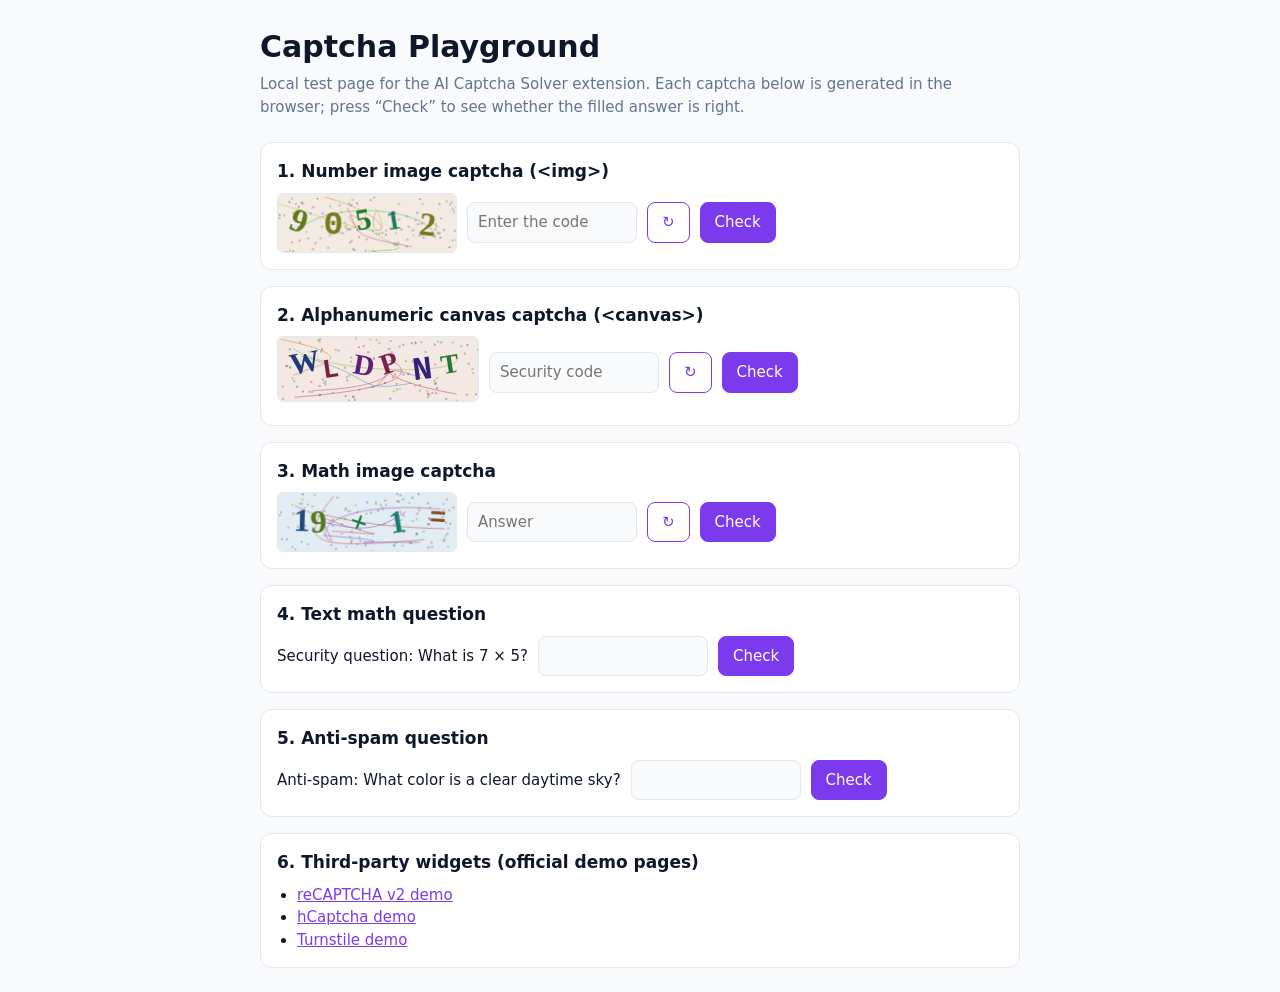
<file: test-pages/index.html>
<!doctype html>
<html lang="en">
<head>
  <meta charset="utf-8" />
  <meta name="viewport" content="width=device-width, initial-scale=1" />
  <title>Captcha Playground</title>
  <style>
    :root { --bg:#f8fafc; --card:#fff; --fg:#0f172a; --muted:#64748b; --line:#e2e8f0; --ok:#16a34a; --err:#dc2626; --accent:#7c3aed; }
    @media (prefers-color-scheme: dark) { :root { --bg:#0f172a; --card:#1e293b; --fg:#f1f5f9; --muted:#94a3b8; --line:#334155; } }
    * { box-sizing: border-box; }
    body { margin:0; padding:24px 16px; background:var(--bg); color:var(--fg); font:15px/1.5 system-ui, sans-serif; }
    main { max-width:760px; margin:0 auto; display:grid; gap:16px; }
    h1 { margin:0 0 4px; } p { margin:0 0 8px; color:var(--muted); }
    .card { background:var(--card); border:1px solid var(--line); border-radius:12px; padding:16px; }
    .card h2 { margin:0 0 8px; font-size:17px; }
    form { display:flex; flex-wrap:wrap; gap:10px; align-items:center; }
    input { padding:8px 10px; border:1px solid var(--line); border-radius:8px; background:var(--bg); color:var(--fg); font:inherit; width:170px; }
    button { padding:8px 14px; border-radius:8px; border:1px solid var(--accent); background:var(--accent); color:#fff; font:inherit; cursor:pointer; }
    button.secondary { background:transparent; color:var(--accent); }
    .result { font-weight:600; min-width:80px; } .result.ok { color:var(--ok); } .result.err { color:var(--err); }
    img, canvas { border-radius:6px; border:1px solid var(--line); }
    ul { margin:0; padding-left:20px; } a { color:var(--accent); }
  </style>
</head>
<body>
<main>
  <header>
    <h1>Captcha Playground</h1>
    <p>Local test page for the AI Captcha Solver extension. Each captcha below is generated in the browser; press “Check” to see whether the filled answer is right.</p>
  </header>

  <section class="card">
    <h2>1. Number image captcha (&lt;img&gt;)</h2>
    <form data-kind="digits">
      <img id="captcha-img" class="captcha-image" alt="captcha" width="180" height="60" />
      <input name="captcha" id="captcha-input" placeholder="Enter the code" maxlength="6" autocomplete="off" inputmode="numeric" />
      <button type="button" class="secondary" data-refresh>↻</button>
      <button type="submit">Check</button>
      <span class="result"></span>
    </form>
  </section>

  <section class="card">
    <h2>2. Alphanumeric canvas captcha (&lt;canvas&gt;)</h2>
    <form data-kind="alnum">
      <div class="captcha-box"><canvas id="captchaCanvas" width="200" height="64"></canvas></div>
      <input name="security_code" placeholder="Security code" maxlength="6" autocomplete="off" />
      <button type="button" class="secondary" data-refresh>↻</button>
      <button type="submit">Check</button>
      <span class="result"></span>
    </form>
  </section>

  <section class="card">
    <h2>3. Math image captcha</h2>
    <form data-kind="mathimg">
      <img id="math-captcha" alt="captcha" width="180" height="60" />
      <input name="captcha_answer" placeholder="Answer" autocomplete="off" />
      <button type="button" class="secondary" data-refresh>↻</button>
      <button type="submit">Check</button>
      <span class="result"></span>
    </form>
  </section>

  <section class="card">
    <h2>4. Text math question</h2>
    <form data-kind="mathtext">
      <label for="q-math" id="q-math-label"></label>
      <input id="q-math" name="math_captcha" autocomplete="off" />
      <button type="submit">Check</button>
      <span class="result"></span>
    </form>
  </section>

  <section class="card">
    <h2>5. Anti-spam question</h2>
    <form data-kind="question">
      <label for="q-word">Anti-spam: What color is a clear daytime sky?</label>
      <input id="q-word" name="antispam_question" autocomplete="off" />
      <button type="submit">Check</button>
      <span class="result"></span>
    </form>
  </section>

  <section class="card">
    <h2>6. Third-party widgets (official demo pages)</h2>
    <ul>
      <li><a href="https://www.google.com/recaptcha/api2/demo" target="_blank" rel="noopener">reCAPTCHA v2 demo</a></li>
      <li><a href="https://accounts.hcaptcha.com/demo" target="_blank" rel="noopener">hCaptcha demo</a></li>
      <li><a href="https://nopecha.com/demo/turnstile" target="_blank" rel="noopener">Turnstile demo</a></li>
    </ul>
  </section>
</main>

<script>
  const answers = {};
  const rand = (a, b) => a + Math.random() * (b - a);
  const pick = (s) => s[Math.floor(Math.random() * s.length)];

  function drawCaptcha(canvas, text) {
    const ctx = canvas.getContext('2d');
    const { width: w, height: h } = canvas;
    ctx.fillStyle = `hsl(${rand(0, 360)}, 40%, 92%)`;
    ctx.fillRect(0, 0, w, h);
    for (let i = 0; i < 6; i++) {
      ctx.strokeStyle = `hsla(${rand(0, 360)}, 50%, 50%, .5)`;
      ctx.beginPath();
      ctx.moveTo(rand(0, w), rand(0, h));
      ctx.bezierCurveTo(rand(0, w), rand(0, h), rand(0, w), rand(0, h), rand(0, w), rand(0, h));
      ctx.stroke();
    }
    for (let i = 0; i < 120; i++) {
      ctx.fillStyle = `hsla(${rand(0, 360)}, 50%, 40%, .4)`;
      ctx.fillRect(rand(0, w), rand(0, h), 2, 2);
    }
    const step = (w - 20) / text.length;
    [...text].forEach((ch, i) => {
      ctx.save();
      ctx.translate(14 + i * step + rand(-2, 2), h / 2 + rand(-4, 4));
      ctx.rotate(rand(-0.35, 0.35));
      ctx.font = `bold ${Math.round(rand(26, 34))}px ${pick(['Georgia', 'Arial', 'Courier New', 'Verdana'])}`;
      ctx.fillStyle = `hsl(${rand(0, 360)}, 60%, 30%)`;
      ctx.textBaseline = 'middle';
      ctx.fillText(ch, 0, 0);
      ctx.restore();
    });
  }

  function toImg(img, text) {
    const c = document.createElement('canvas');
    c.width = 180;
    c.height = 60;
    drawCaptcha(c, text);
    img.src = c.toDataURL();
  }

  const generators = {
    digits() {
      answers.digits = Array.from({ length: 5 }, () => pick('0123456789')).join('');
      toImg(document.getElementById('captcha-img'), answers.digits);
    },
    alnum() {
      answers.alnum = Array.from({ length: 6 }, () => pick('ABCDEFGHJKLMNPQRSTUVWXYZ23456789')).join('');
      drawCaptcha(document.getElementById('captchaCanvas'), answers.alnum);
    },
    mathimg() {
      const a = Math.floor(rand(2, 20)), b = Math.floor(rand(1, 10));
      answers.mathimg = String(a + b);
      toImg(document.getElementById('math-captcha'), `${a} + ${b} =`);
    },
    mathtext() {
      const a = Math.floor(rand(2, 15)), b = Math.floor(rand(1, 9));
      answers.mathtext = String(a * b);
      document.getElementById('q-math-label').textContent = `Security question: What is ${a} × ${b}?`;
    },
    question() {
      answers.question = 'blue';
    },
  };

  for (const form of document.querySelectorAll('form')) {
    const kind = form.dataset.kind;
    generators[kind]();
    form.querySelector('[data-refresh]')?.addEventListener('click', () => {
      generators[kind]();
      form.querySelector('.result').textContent = '';
    });
    form.addEventListener('submit', (e) => {
      e.preventDefault();
      const input = form.querySelector('input');
      const out = form.querySelector('.result');
      const ok = input.value.trim().toLowerCase() === answers[kind].toLowerCase();
      out.className = `result ${ok ? 'ok' : 'err'}`;
      out.textContent = ok ? '✓ Correct' : `✗ Expected ${answers[kind]}`;
    });
  }
</script>
</body>
</html>
</file>
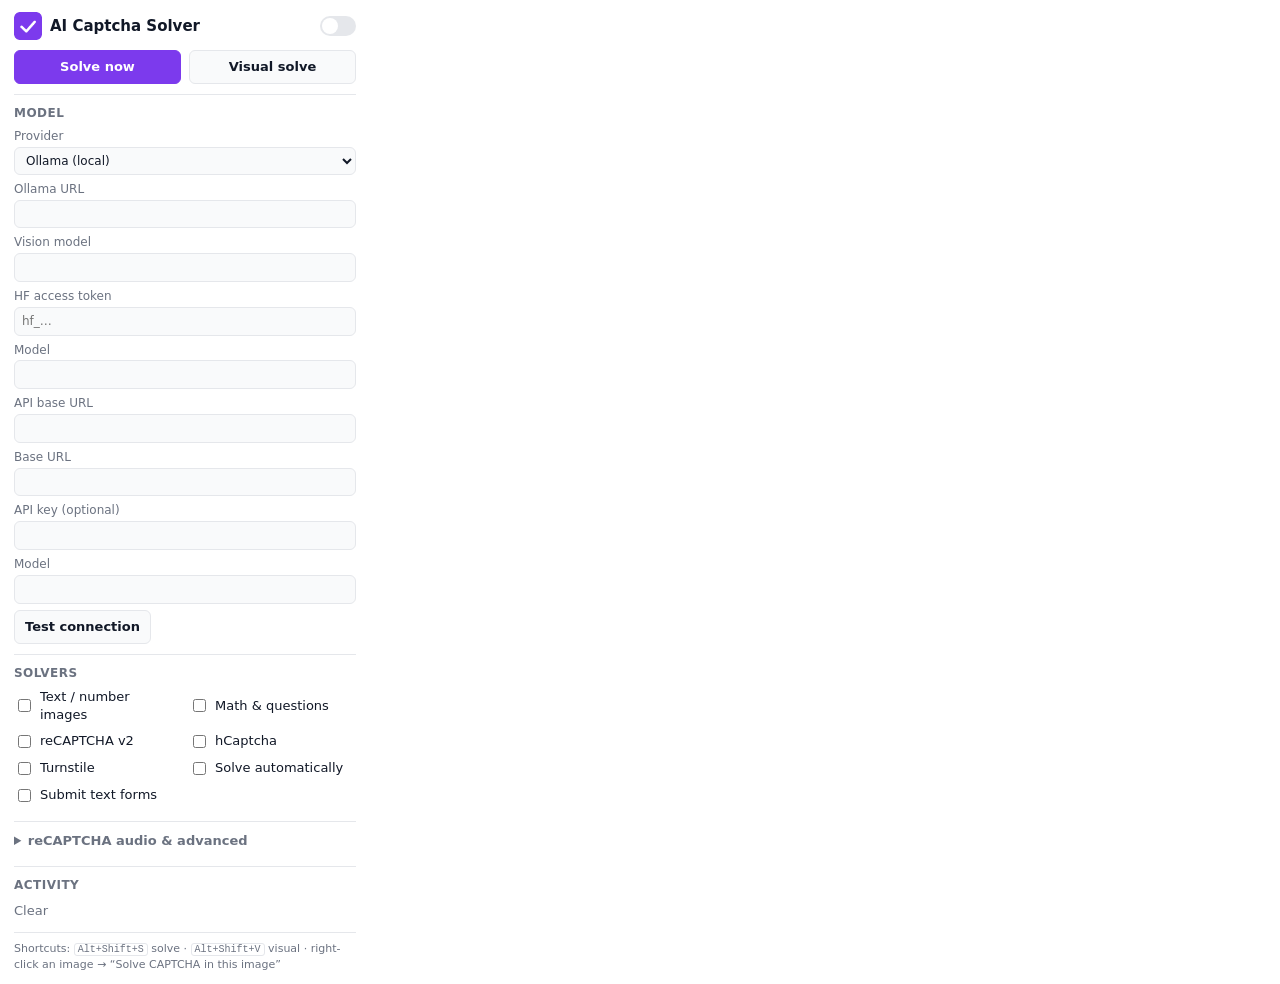
<file: extension/src/popup/popup.html>
<!doctype html>
<html lang="en">
<head>
  <meta charset="utf-8" />
  <title>AI Captcha Solver</title>
  <link rel="stylesheet" href="popup.css" />
</head>
<body>
  <header>
    <img src="../../icons/icon48.png" alt="" width="28" height="28" />
    <h1>AI Captcha Solver</h1>
    <label class="switch" title="Enable / disable">
      <input type="checkbox" data-key="enabled" />
      <span></span>
    </label>
  </header>

  <section class="actions">
    <button id="solveNow" class="primary">Solve now</button>
    <button id="visualSolve" title="Screenshot the page and let the model decide what to click/type/drag">Visual solve</button>
  </section>

  <section>
    <h2>Model</h2>
    <label>Provider
      <select data-key="provider">
        <option value="ollama">Ollama (local)</option>
        <option value="huggingface">Hugging Face (free API)</option>
        <option value="openai">OpenAI-compatible (LM Studio, llama.cpp, vLLM…)</option>
      </select>
    </label>

    <div data-show="provider=ollama">
      <label>Ollama URL <input data-key="ollamaUrl" type="url" /></label>
      <label>Vision model <input data-key="ollamaModel" list="ollamaModels" /></label>
      <datalist id="ollamaModels">
        <option value="qwen2.5vl:7b"></option>
        <option value="qwen2.5vl:3b"></option>
        <option value="llama3.2-vision"></option>
        <option value="gemma3:4b"></option>
        <option value="gemma3:12b"></option>
        <option value="minicpm-v"></option>
        <option value="llava:7b"></option>
      </datalist>
    </div>

    <div data-show="provider=huggingface">
      <label>HF access token <input data-key="hfToken" type="password" placeholder="hf_…" /></label>
      <label>Model <input data-key="hfModel" list="hfModels" /></label>
      <datalist id="hfModels">
        <option value="Qwen/Qwen2.5-VL-7B-Instruct"></option>
        <option value="Qwen/Qwen2.5-VL-32B-Instruct"></option>
        <option value="Qwen/Qwen2.5-VL-72B-Instruct"></option>
        <option value="google/gemma-3-27b-it"></option>
        <option value="meta-llama/Llama-4-Scout-17B-16E-Instruct"></option>
      </datalist>
      <label>API base URL <input data-key="hfBaseUrl" type="url" /></label>
    </div>

    <div data-show="provider=openai">
      <label>Base URL <input data-key="openaiUrl" type="url" /></label>
      <label>API key (optional) <input data-key="openaiKey" type="password" /></label>
      <label>Model <input data-key="openaiModel" /></label>
    </div>

    <button id="test">Test connection</button>
    <pre id="testResult" hidden></pre>
  </section>

  <section>
    <h2>Solvers</h2>
    <div class="grid">
      <label class="check"><input type="checkbox" data-key="solveText" /> Text / number images</label>
      <label class="check"><input type="checkbox" data-key="solveMath" /> Math &amp; questions</label>
      <label class="check"><input type="checkbox" data-key="solveRecaptcha" /> reCAPTCHA v2</label>
      <label class="check"><input type="checkbox" data-key="solveHcaptcha" /> hCaptcha</label>
      <label class="check"><input type="checkbox" data-key="solveTurnstile" /> Turnstile</label>
      <label class="check"><input type="checkbox" data-key="autoSolve" /> Solve automatically</label>
      <label class="check"><input type="checkbox" data-key="autoSubmit" /> Submit text forms</label>
    </div>
  </section>

  <details>
    <summary>reCAPTCHA audio &amp; advanced</summary>
    <label>reCAPTCHA strategy
      <select data-key="recaptchaMode">
        <option value="image">Image tiles (vision model)</option>
        <option value="audio">Audio (speech-to-text)</option>
      </select>
    </label>
    <label>Speech-to-text
      <select data-key="sttProvider">
        <option value="none">Off</option>
        <option value="huggingface">Hugging Face Whisper (uses HF token)</option>
        <option value="openai">OpenAI-compatible /audio/transcriptions</option>
      </select>
    </label>
    <div data-show="sttProvider=huggingface">
      <label>Whisper model <input data-key="hfSttModel" /></label>
      <label>HF access token <input data-key="hfToken" type="password" placeholder="hf_…" /></label>
    </div>
    <div data-show="sttProvider=openai">
      <label>STT model <input data-key="openaiSttModel" /></label>
      <p class="hint">Uses the OpenAI-compatible base URL and key from the Model section.</p>
    </div>
    <label>Tile strategy
      <select data-key="gridStrategy">
        <option value="tile">Ask per tile (accurate)</option>
        <option value="grid">One request with numbered grid (fast)</option>
      </select>
    </label>
    <div class="row">
      <label>Parallel requests <input data-key="concurrency" type="number" min="1" max="16" /></label>
      <label>Max rounds <input data-key="maxRounds" type="number" min="1" max="20" /></label>
    </div>
    <label>Request timeout (ms) <input data-key="requestTimeoutMs" type="number" min="5000" step="1000" /></label>
    <label class="check"><input type="checkbox" data-key="debug" /> Debug logging in page console</label>
  </details>

  <section>
    <h2>Activity <small id="stats"></small></h2>
    <ul id="log"></ul>
    <button id="clearLog" class="link">Clear</button>
  </section>

  <footer>Shortcuts: <kbd>Alt+Shift+S</kbd> solve · <kbd>Alt+Shift+V</kbd> visual · right-click an image → “Solve CAPTCHA in this image”</footer>

  <script src="../shared/defaults.js"></script>
  <script src="popup.js"></script>
</body>
</html>
</file>
<file: extension/src/popup/popup.css>
:root {
  --bg: #ffffff;
  --fg: #111827;
  --muted: #6b7280;
  --line: #e5e7eb;
  --accent: #7c3aed;
  --accent-fg: #ffffff;
  --field: #f9fafb;
  --ok: #16a34a;
  --err: #dc2626;
}
@media (prefers-color-scheme: dark) {
  :root {
    --bg: #111827;
    --fg: #f3f4f6;
    --muted: #9ca3af;
    --line: #374151;
    --field: #1f2937;
  }
}
* { box-sizing: border-box; }
body {
  width: 370px;
  margin: 0;
  padding: 12px 14px;
  font: 13px/1.4 system-ui, -apple-system, Segoe UI, sans-serif;
  background: var(--bg);
  color: var(--fg);
}
header { display: flex; align-items: center; gap: 8px; margin-bottom: 10px; }
header h1 { font-size: 15px; margin: 0; flex: 1; }
h2 { font-size: 12px; text-transform: uppercase; letter-spacing: .04em; color: var(--muted); margin: 0 0 6px; }
h2 small { text-transform: none; letter-spacing: 0; font-weight: normal; }
section, details { border-top: 1px solid var(--line); padding: 10px 0; }
summary { cursor: pointer; color: var(--muted); font-weight: 600; margin-bottom: 6px; }
label { display: block; margin-bottom: 6px; color: var(--muted); font-size: 12px; }
label.check { display: flex; align-items: center; gap: 6px; color: var(--fg); font-size: 13px; }
input:not([type="checkbox"]), select {
  display: block; width: 100%; margin-top: 2px; padding: 5px 7px;
  border: 1px solid var(--line); border-radius: 6px; background: var(--field); color: var(--fg); font: inherit;
}
.grid { display: grid; grid-template-columns: 1fr 1fr; gap: 2px 8px; }
.row { display: grid; grid-template-columns: 1fr 1fr; gap: 8px; }
.actions { display: grid; grid-template-columns: 1fr 1fr; gap: 8px; border-top: none; padding-top: 0; }
button {
  padding: 7px 10px; border-radius: 6px; border: 1px solid var(--line);
  background: var(--field); color: var(--fg); font: inherit; font-weight: 600; cursor: pointer;
}
button:hover { border-color: var(--accent); }
button.primary { background: var(--accent); color: var(--accent-fg); border-color: var(--accent); }
button.link { border: none; background: none; color: var(--muted); padding: 2px 0; font-weight: normal; }
pre { white-space: pre-wrap; font-size: 12px; padding: 6px 8px; border-radius: 6px; background: var(--field); margin: 8px 0 0; }
pre.ok { color: var(--ok); }
pre.err { color: var(--err); }
.hint { color: var(--muted); font-size: 11px; margin: 0 0 6px; }
#log { list-style: none; margin: 0; padding: 0; max-height: 130px; overflow-y: auto; }
#log li { padding: 3px 0; border-bottom: 1px dashed var(--line); font-size: 12px; overflow-wrap: anywhere; }
#log li.ok::before { content: '✓ '; color: var(--ok); }
#log li.err::before { content: '✗ '; color: var(--err); }
#log time { color: var(--muted); margin-right: 4px; }
footer { color: var(--muted); font-size: 11px; border-top: 1px solid var(--line); padding-top: 8px; }
kbd { font-size: 10px; border: 1px solid var(--line); border-radius: 3px; padding: 0 3px; }
.switch { position: relative; width: 36px; height: 20px; margin: 0; }
.switch input { opacity: 0; width: 0; height: 0; }
.switch span { position: absolute; inset: 0; background: var(--line); border-radius: 20px; cursor: pointer; transition: .2s; }
.switch span::before { content: ''; position: absolute; width: 16px; height: 16px; left: 2px; top: 2px; background: #fff; border-radius: 50%; transition: .2s; }
.switch input:checked + span { background: var(--accent); }
.switch input:checked + span::before { transform: translateX(16px); }
[hidden] { display: none !important; }
</file>
